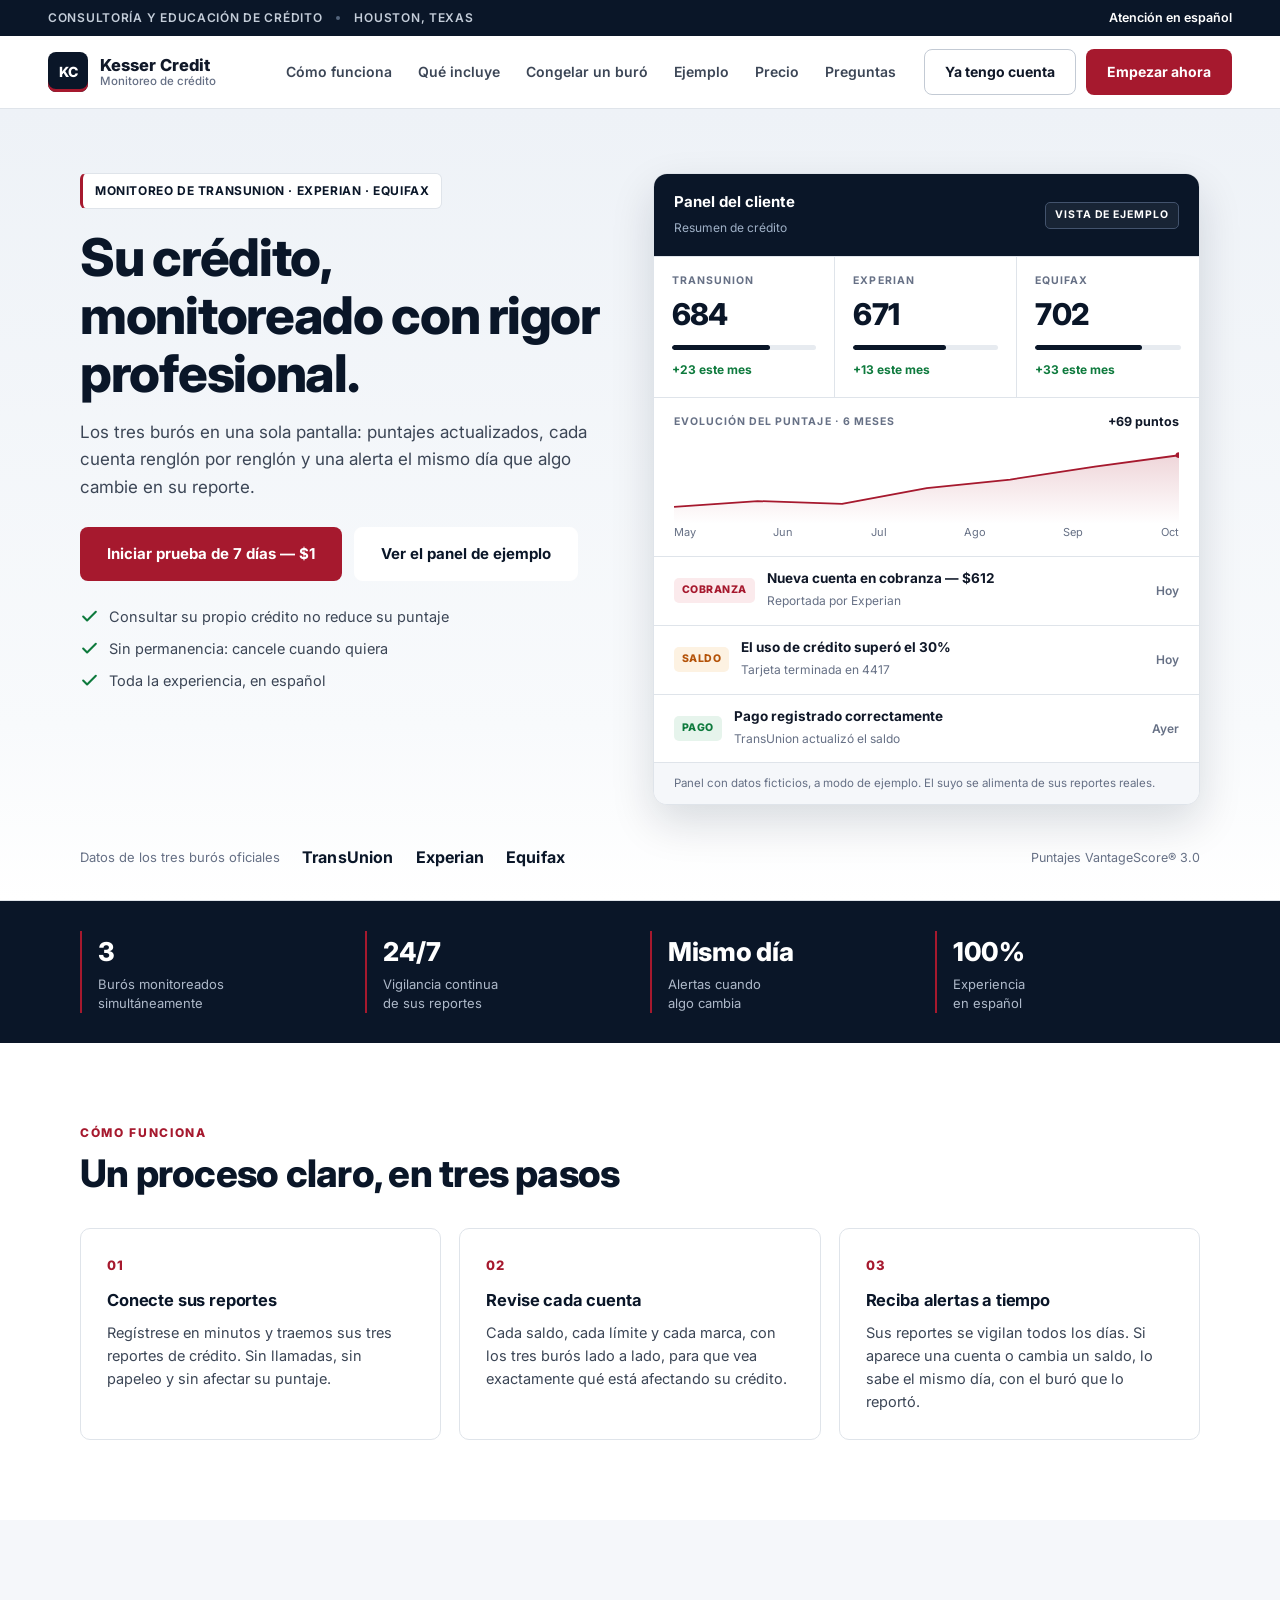
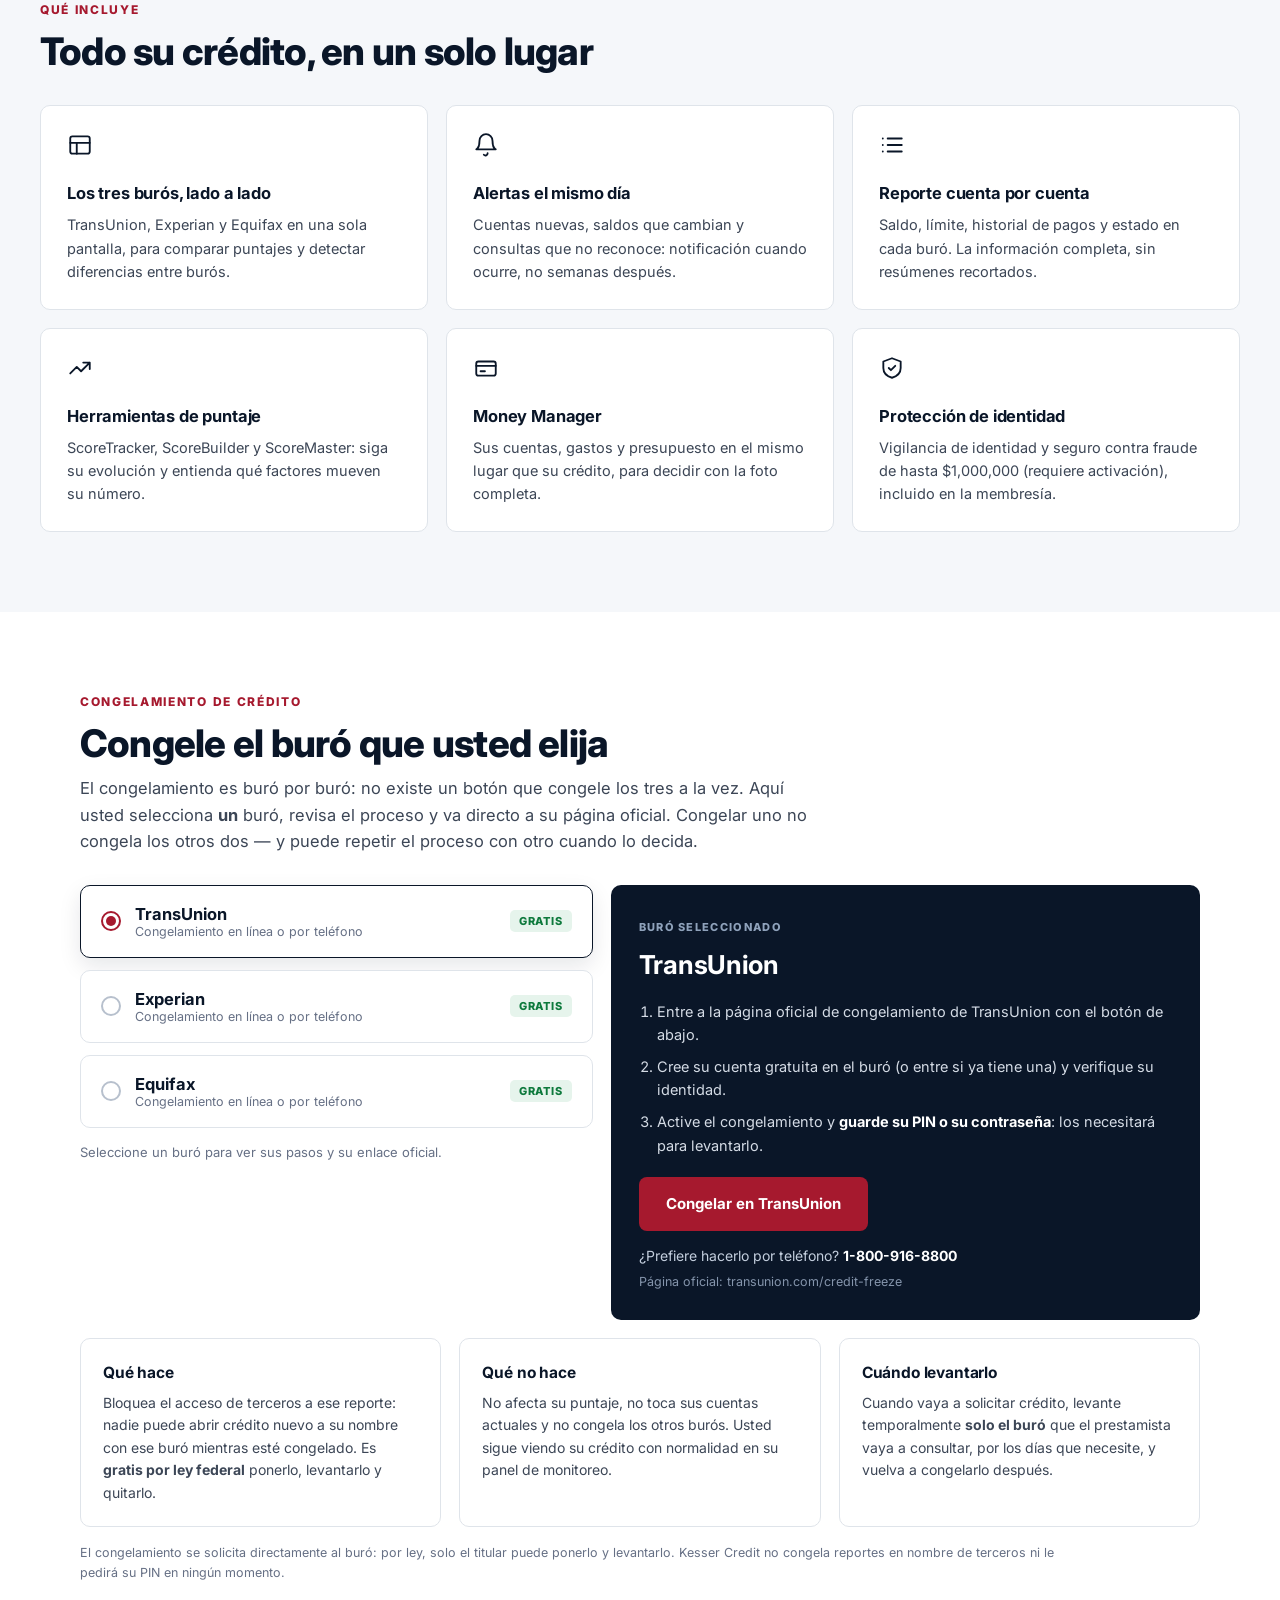
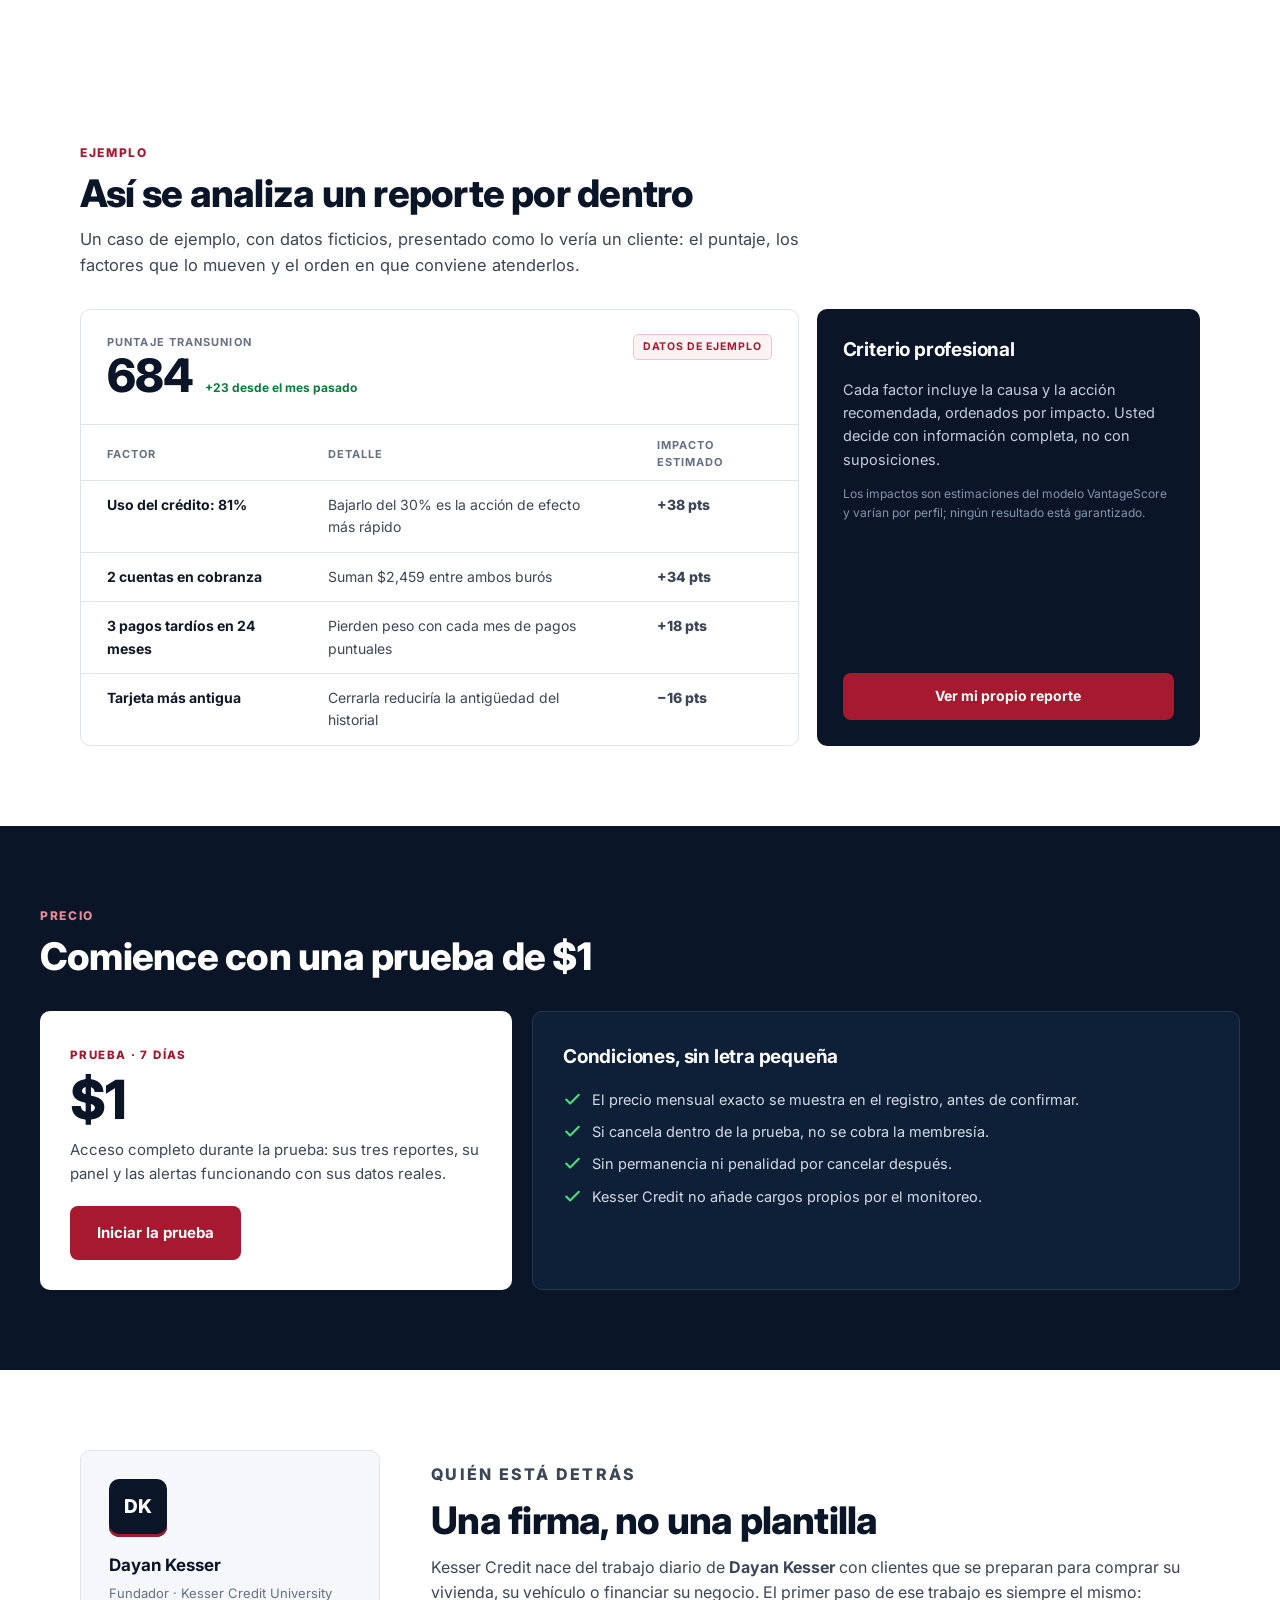
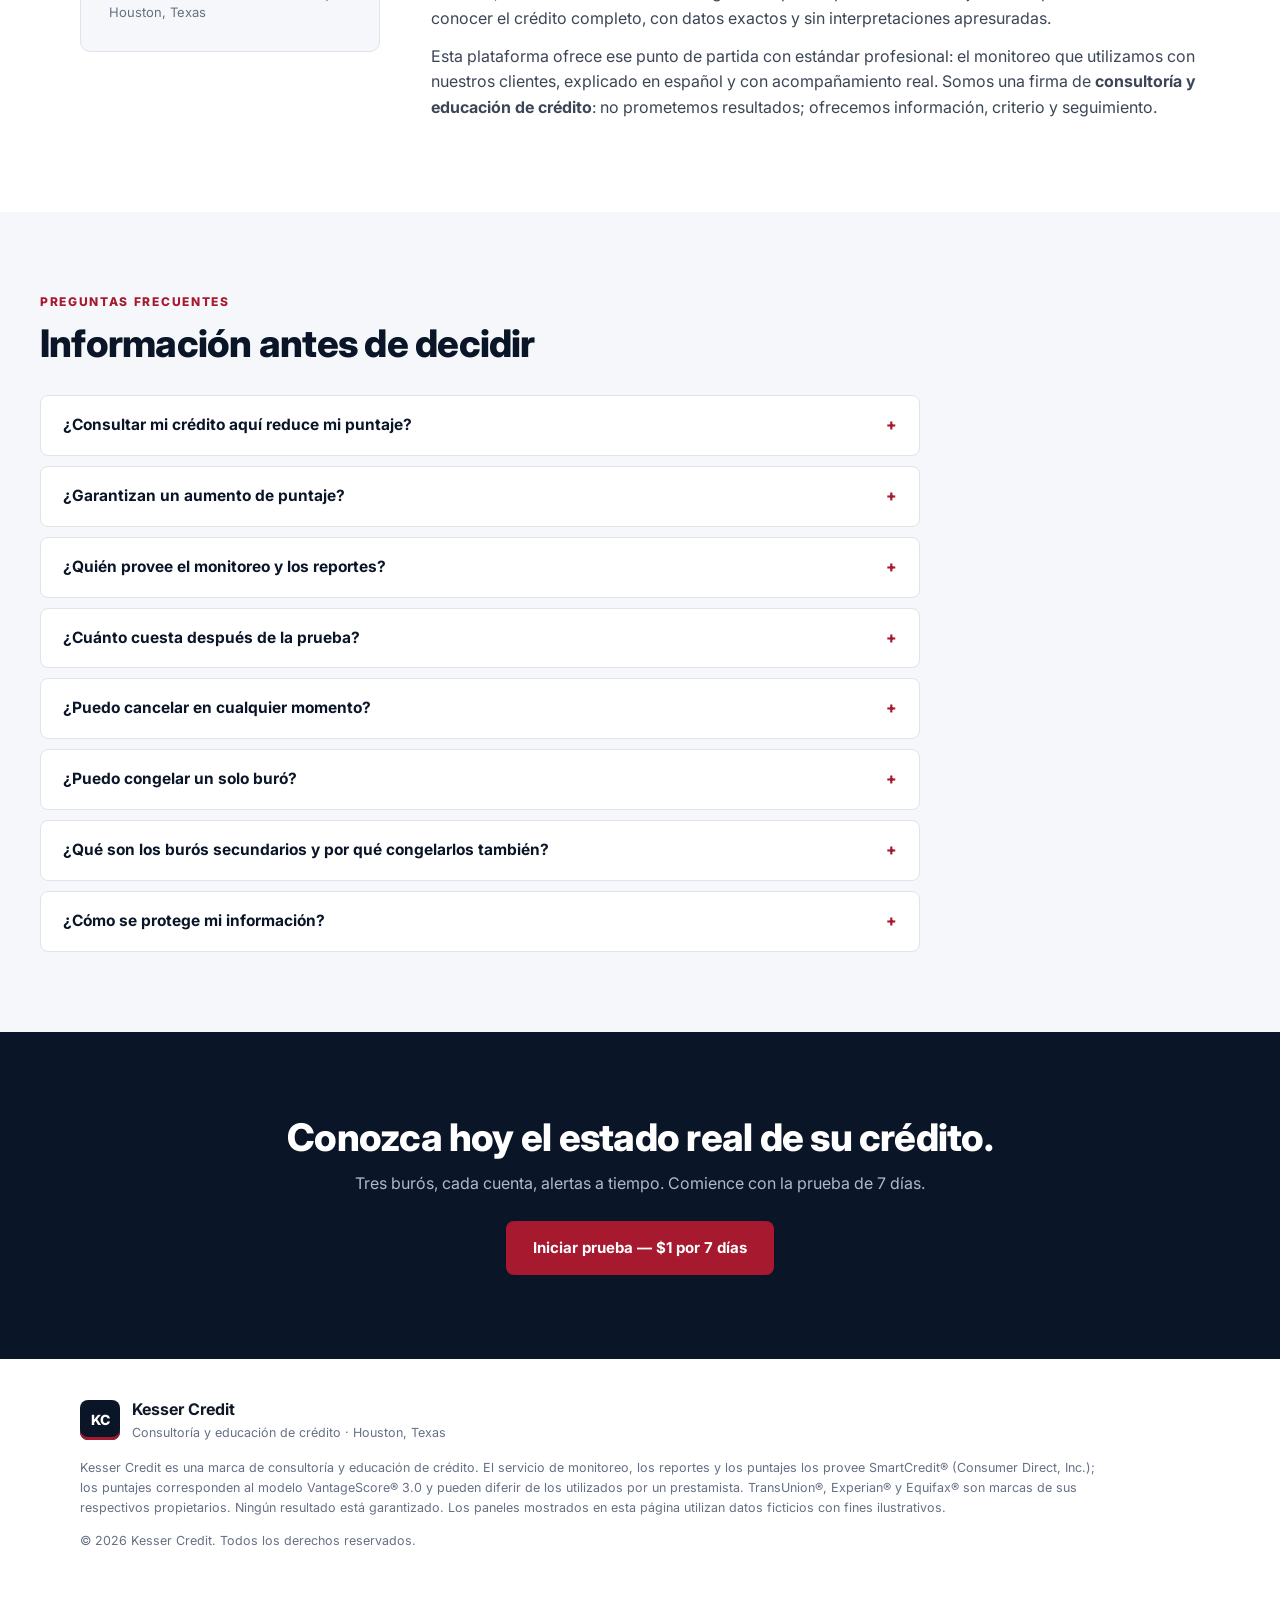
<file: index.html>
<!doctype html>
<html lang="es">
<head>
<meta charset="utf-8">
<meta name="viewport" content="width=device-width, initial-scale=1">
<title>Kesser Credit — Monitoreo de crédito de los tres burós</title>
<meta name="description" content="Monitoreo profesional de crédito de TransUnion, Experian y Equifax: puntajes, reportes cuenta por cuenta y alertas el mismo día. Prueba de 7 días por $1.">
<link rel="canonical" href="https://kessercredit.com/">
<meta name="theme-color" content="#0a1628">
<meta name="robots" content="index, follow">
<link rel="icon" href="/favicon.svg" type="image/svg+xml">
<meta property="og:type" content="website">
<meta property="og:site_name" content="Kesser Credit">
<meta property="og:locale" content="es_US">
<meta property="og:url" content="https://kessercredit.com/">
<meta property="og:title" content="Kesser Credit — Monitoreo de crédito de los tres burós">
<meta property="og:description" content="Puntajes, reportes cuenta por cuenta y alertas el mismo día. Prueba de 7 días por $1.">
<link rel="preconnect" href="https://fonts.googleapis.com">
<link rel="preconnect" href="https://fonts.gstatic.com" crossorigin>
<link href="https://fonts.googleapis.com/css2?family=Inter:wght@400;500;600;700;800&display=swap" rel="stylesheet">
<link rel="stylesheet" href="/styles.css?v=20261023c">
</head>
<body>

<div class="strip">
  <span>Consultoría y educación de crédito</span>
  <span class="strip__sep"></span>
  <span>Houston, Texas</span>
  <span class="strip__right">Atención en español</span>
</div>

<header class="top">
  <a class="brand" href="#inicio" aria-label="Kesser Credit — inicio">
    <span class="brand__mark">KC</span>
    <span class="brand__name">Kesser Credit<small>Monitoreo de crédito</small></span>
  </a>
  <nav class="nav" aria-label="Principal">
    <a href="#como-funciona">Cómo funciona</a>
    <a href="#que-incluye">Qué incluye</a>
    <a href="#congelar">Congelar un buró</a>
    <a href="#ejemplo">Ejemplo</a>
    <a href="#precio">Precio</a>
    <a href="#preguntas">Preguntas</a>
  </nav>
  <div class="top__cta">
    <a class="btn btn--outline" href="/entrar/">Ya tengo cuenta</a>
    <a class="btn btn--primary" href="https://www.smartcredit.com/join/?pid=13490" rel="noopener">Empezar ahora</a>
  </div>
</header>

<main id="inicio">

  <!-- ============ HERO ============ -->
  <section class="hero">
    <div class="hero__inner">
      <div class="hero__copy">
        <p class="badge">Monitoreo de TransUnion · Experian · Equifax</p>
        <h1>Su crédito, monitoreado con rigor profesional.</h1>
        <p class="hero__sub">Los tres burós en una sola pantalla: puntajes actualizados, cada cuenta renglón por renglón y una alerta el mismo día que algo cambie en su reporte.</p>
        <div class="hero__cta">
          <a class="btn btn--primary btn--lg" href="https://www.smartcredit.com/join/?pid=13490" rel="noopener">Iniciar prueba de 7 días — $1</a>
          <a class="btn btn--white btn--lg" href="#ejemplo">Ver el panel de ejemplo</a>
        </div>
        <ul class="checks">
          <li><svg viewBox="0 0 24 24"><path d="M20 6L9 17l-5-5"/></svg>Consultar su propio crédito no reduce su puntaje</li>
          <li><svg viewBox="0 0 24 24"><path d="M20 6L9 17l-5-5"/></svg>Sin permanencia: cancele cuando quiera</li>
          <li><svg viewBox="0 0 24 24"><path d="M20 6L9 17l-5-5"/></svg>Toda la experiencia, en español</li>
        </ul>
      </div>

      <figure class="panel" aria-label="Panel de ejemplo">
        <div class="panel__head">
          <div><strong>Panel del cliente</strong><small>Resumen de crédito</small></div>
          <span class="tag">Vista de ejemplo</span>
        </div>
        <div class="panel__scores">
          <div class="pscore"><small>TRANSUNION</small><strong>684</strong><div class="meter"><i style="width:68%"></i></div><span class="delta up">+23 este mes</span></div>
          <div class="pscore"><small>EXPERIAN</small><strong>671</strong><div class="meter"><i style="width:64%"></i></div><span class="delta up">+13 este mes</span></div>
          <div class="pscore"><small>EQUIFAX</small><strong>702</strong><div class="meter"><i style="width:73%"></i></div><span class="delta up">+33 este mes</span></div>
        </div>
        <div class="panel__chart">
          <div class="panel__chart-head"><small>EVOLUCIÓN DEL PUNTAJE · 6 MESES</small><span class="up">+69 puntos</span></div>
          <svg viewBox="0 0 520 120" preserveAspectRatio="none" aria-hidden="true">
            <defs><linearGradient id="fill" x1="0" y1="0" x2="0" y2="1"><stop offset="0" stop-color="#a6192e" stop-opacity=".18"/><stop offset="1" stop-color="#a6192e" stop-opacity="0"/></linearGradient></defs>
            <path d="M0,96 L86,88 L173,92 L260,70 L346,58 L433,40 L520,24 L520,120 L0,120 Z" fill="url(#fill)"/>
            <path d="M0,96 L86,88 L173,92 L260,70 L346,58 L433,40 L520,24" fill="none" stroke="#a6192e" stroke-width="2.5"/>
            <circle cx="520" cy="24" r="4" fill="#a6192e"/>
          </svg>
          <div class="panel__months"><span>May</span><span>Jun</span><span>Jul</span><span>Ago</span><span>Sep</span><span>Oct</span></div>
        </div>
        <ul class="panel__rows">
          <li><span class="chip chip--bad">Cobranza</span><p><strong>Nueva cuenta en cobranza — $612</strong><small>Reportada por Experian</small></p><time>Hoy</time></li>
          <li><span class="chip chip--warn">Saldo</span><p><strong>El uso de crédito superó el 30%</strong><small>Tarjeta terminada en 4417</small></p><time>Hoy</time></li>
          <li><span class="chip chip--ok">Pago</span><p><strong>Pago registrado correctamente</strong><small>TransUnion actualizó el saldo</small></p><time>Ayer</time></li>
        </ul>
        <figcaption>Panel con datos ficticios, a modo de ejemplo. El suyo se alimenta de sus reportes reales.</figcaption>
      </figure>
    </div>
    <div class="datasrc">
      <span>Datos de los tres burós oficiales</span>
      <strong>TransUnion</strong><strong>Experian</strong><strong>Equifax</strong>
      <span class="datasrc__note">Puntajes VantageScore® 3.0</span>
    </div>
  </section>

  <!-- ============ INDICADORES ============ -->
  <section class="band">
    <div class="band__inner">
      <div><strong>3</strong><span>Burós monitoreados<br>simultáneamente</span></div>
      <div><strong>24/7</strong><span>Vigilancia continua<br>de sus reportes</span></div>
      <div><strong>Mismo día</strong><span>Alertas cuando<br>algo cambia</span></div>
      <div><strong>100%</strong><span>Experiencia<br>en español</span></div>
    </div>
  </section>

  <!-- ============ CÓMO FUNCIONA ============ -->
  <section class="section" id="como-funciona">
    <p class="kicker">Cómo funciona</p>
    <h2>Un proceso claro, en tres pasos</h2>
    <div class="steps">
      <article><span class="stepnum">01</span><h3>Conecte sus reportes</h3><p>Regístrese en minutos y traemos sus tres reportes de crédito. Sin llamadas, sin papeleo y sin afectar su puntaje.</p></article>
      <article><span class="stepnum">02</span><h3>Revise cada cuenta</h3><p>Cada saldo, cada límite y cada marca, con los tres burós lado a lado, para que vea exactamente qué está afectando su crédito.</p></article>
      <article><span class="stepnum">03</span><h3>Reciba alertas a tiempo</h3><p>Sus reportes se vigilan todos los días. Si aparece una cuenta o cambia un saldo, lo sabe el mismo día, con el buró que lo reportó.</p></article>
    </div>
  </section>

  <!-- ============ QUÉ INCLUYE ============ -->
  <section class="section section--tint" id="que-incluye">
    <p class="kicker">Qué incluye</p>
    <h2>Todo su crédito, en un solo lugar</h2>
    <div class="grid">
      <article><svg viewBox="0 0 24 24"><rect x="3" y="4" width="18" height="16" rx="2"/><path d="M3 10h18M9 10v10"/></svg><h3>Los tres burós, lado a lado</h3><p>TransUnion, Experian y Equifax en una sola pantalla, para comparar puntajes y detectar diferencias entre burós.</p></article>
      <article><svg viewBox="0 0 24 24"><path d="M18 8a6 6 0 10-12 0c0 7-3 8-3 8h18s-3-1-3-8M10 21a2 2 0 003.5-1.4"/></svg><h3>Alertas el mismo día</h3><p>Cuentas nuevas, saldos que cambian y consultas que no reconoce: notificación cuando ocurre, no semanas después.</p></article>
      <article><svg viewBox="0 0 24 24"><path d="M8 6h13M8 12h13M8 18h13M3.5 6h.01M3.5 12h.01M3.5 18h.01"/></svg><h3>Reporte cuenta por cuenta</h3><p>Saldo, límite, historial de pagos y estado en cada buró. La información completa, sin resúmenes recortados.</p></article>
      <article><svg viewBox="0 0 24 24"><path d="M3 17l6-6 4 4 8-8M15 7h6v6"/></svg><h3>Herramientas de puntaje</h3><p>ScoreTracker, ScoreBuilder y ScoreMaster: siga su evolución y entienda qué factores mueven su número.</p></article>
      <article><svg viewBox="0 0 24 24"><rect x="3" y="6" width="18" height="13" rx="2"/><path d="M3 10h18M7 15h4"/></svg><h3>Money Manager</h3><p>Sus cuentas, gastos y presupuesto en el mismo lugar que su crédito, para decidir con la foto completa.</p></article>
      <article><svg viewBox="0 0 24 24"><path d="M12 3l8 3v6c0 4.5-3.2 7.6-8 9-4.8-1.4-8-4.5-8-9V6z"/><path d="M9 12l2 2 4-4"/></svg><h3>Protección de identidad</h3><p>Vigilancia de identidad y seguro contra fraude de hasta $1,000,000 (requiere activación), incluido en la membresía.</p></article>
    </div>
  </section>

  <!-- ============ CONGELAR UN BURÓ ============ -->
  <section class="section" id="congelar">
    <p class="kicker">Congelamiento de crédito</p>
    <h2>Congele el buró que usted elija</h2>
    <p class="lead">El congelamiento es buró por buró: no existe un botón que congele los tres a la vez. Aquí usted selecciona <strong>un</strong> buró, revisa el proceso y va directo a su página oficial. Congelar uno no congela los otros dos — y puede repetir el proceso con otro cuando lo decida.</p>

    <div class="freeze">
      <div class="freeze__picker" role="radiogroup" aria-label="Seleccione el buró que desea congelar">
        <button type="button" class="bureau is-active" data-bureau="transunion" role="radio" aria-checked="true">
          <span class="bureau__radio"></span>
          <span class="bureau__info"><strong>TransUnion</strong><small>Congelamiento en línea o por teléfono</small></span>
          <span class="bureau__free">Gratis</span>
        </button>
        <button type="button" class="bureau" data-bureau="experian" role="radio" aria-checked="false">
          <span class="bureau__radio"></span>
          <span class="bureau__info"><strong>Experian</strong><small>Congelamiento en línea o por teléfono</small></span>
          <span class="bureau__free">Gratis</span>
        </button>
        <button type="button" class="bureau" data-bureau="equifax" role="radio" aria-checked="false">
          <span class="bureau__radio"></span>
          <span class="bureau__info"><strong>Equifax</strong><small>Congelamiento en línea o por teléfono</small></span>
          <span class="bureau__free">Gratis</span>
        </button>
        <p class="freeze__hint">Seleccione un buró para ver sus pasos y su enlace oficial.</p>
      </div>

      <div class="freeze__detail">
        <small class="freeze__label">Buró seleccionado</small>
        <h3 id="fr-name">TransUnion</h3>
        <ol class="freeze__steps">
          <li>Entre a la página oficial de congelamiento de <span class="fr-bname">TransUnion</span> con el botón de abajo.</li>
          <li>Cree su cuenta gratuita en el buró (o entre si ya tiene una) y verifique su identidad.</li>
          <li>Active el congelamiento y <strong>guarde su PIN o su contraseña</strong>: los necesitará para levantarlo.</li>
        </ol>
        <a class="btn btn--primary btn--lg" id="fr-cta" href="https://www.transunion.com/credit-freeze" target="_blank" rel="noopener">Congelar en TransUnion</a>
        <p class="freeze__alt">¿Prefiere hacerlo por teléfono? <strong id="fr-phone">1-800-916-8800</strong></p>
        <p class="freeze__url">Página oficial: <span id="fr-url">transunion.com/credit-freeze</span></p>
      </div>
    </div>

    <div class="freeze__facts">
      <article><h3>Qué hace</h3><p>Bloquea el acceso de terceros a ese reporte: nadie puede abrir crédito nuevo a su nombre con ese buró mientras esté congelado. Es <strong>gratis por ley federal</strong> ponerlo, levantarlo y quitarlo.</p></article>
      <article><h3>Qué no hace</h3><p>No afecta su puntaje, no toca sus cuentas actuales y no congela los otros burós. Usted sigue viendo su crédito con normalidad en su panel de monitoreo.</p></article>
      <article><h3>Cuándo levantarlo</h3><p>Cuando vaya a solicitar crédito, levante temporalmente <strong>solo el buró</strong> que el prestamista vaya a consultar, por los días que necesite, y vuelva a congelarlo después.</p></article>
    </div>
    <p class="freeze__legal">El congelamiento se solicita directamente al buró: por ley, solo el titular puede ponerlo y levantarlo. Kesser Credit no congela reportes en nombre de terceros ni le pedirá su PIN en ningún momento.</p>
  </section>

  <!-- ============ EJEMPLO ============ -->
  <section class="section" id="ejemplo">
    <p class="kicker">Ejemplo</p>
    <h2>Así se analiza un reporte por dentro</h2>
    <p class="lead">Un caso de ejemplo, con datos ficticios, presentado como lo vería un cliente: el puntaje, los factores que lo mueven y el orden en que conviene atenderlos.</p>
    <div class="demo">
      <div class="demo__main">
        <div class="demo__top">
          <div><small>PUNTAJE TRANSUNION</small><strong>684</strong><span class="delta up">+23 desde el mes pasado</span></div>
          <span class="tag">Datos de ejemplo</span>
        </div>
        <table class="factors">
          <thead><tr><th>Factor</th><th>Detalle</th><th>Impacto estimado</th></tr></thead>
          <tbody>
            <tr><td><strong>Uso del crédito: 81%</strong></td><td>Bajarlo del 30% es la acción de efecto más rápido</td><td class="gain">+38 pts</td></tr>
            <tr><td><strong>2 cuentas en cobranza</strong></td><td>Suman $2,459 entre ambos burós</td><td class="gain">+34 pts</td></tr>
            <tr><td><strong>3 pagos tardíos en 24 meses</strong></td><td>Pierden peso con cada mes de pagos puntuales</td><td class="gain">+18 pts</td></tr>
            <tr><td><strong>Tarjeta más antigua</strong></td><td>Cerrarla reduciría la antigüedad del historial</td><td class="risk">−16 pts</td></tr>
          </tbody>
        </table>
      </div>
      <aside class="demo__side">
        <h3>Criterio profesional</h3>
        <p>Cada factor incluye la causa y la acción recomendada, ordenados por impacto. Usted decide con información completa, no con suposiciones.</p>
        <p class="demo__note">Los impactos son estimaciones del modelo VantageScore y varían por perfil; ningún resultado está garantizado.</p>
        <a class="btn btn--primary" href="https://www.smartcredit.com/join/?pid=13490" rel="noopener">Ver mi propio reporte</a>
      </aside>
    </div>
  </section>

  <!-- ============ PRECIO ============ -->
  <section class="section section--navy" id="precio">
    <p class="kicker kicker--light">Precio</p>
    <h2>Comience con una prueba de $1</h2>
    <div class="price">
      <div class="price__main">
        <small>PRUEBA · 7 DÍAS</small>
        <strong>$1</strong>
        <p>Acceso completo durante la prueba: sus tres reportes, su panel y las alertas funcionando con sus datos reales.</p>
        <a class="btn btn--primary btn--lg" href="https://www.smartcredit.com/join/?pid=13490" rel="noopener">Iniciar la prueba</a>
      </div>
      <div class="price__detail">
        <h3>Condiciones, sin letra pequeña</h3>
        <ul class="checks checks--light">
          <li><svg viewBox="0 0 24 24"><path d="M20 6L9 17l-5-5"/></svg>El precio mensual exacto se muestra en el registro, antes de confirmar.</li>
          <li><svg viewBox="0 0 24 24"><path d="M20 6L9 17l-5-5"/></svg>Si cancela dentro de la prueba, no se cobra la membresía.</li>
          <li><svg viewBox="0 0 24 24"><path d="M20 6L9 17l-5-5"/></svg>Sin permanencia ni penalidad por cancelar después.</li>
          <li><svg viewBox="0 0 24 24"><path d="M20 6L9 17l-5-5"/></svg>Kesser Credit no añade cargos propios por el monitoreo.</li>
        </ul>
      </div>
    </div>
  </section>

  <!-- ============ QUIÉN ESTÁ DETRÁS ============ -->
  <section class="section" id="detras">
    <div class="about">
      <div class="about__card">
        <span class="about__mono">DK</span>
        <strong>Dayan Kesser</strong>
        <small>Fundador · Kesser Credit University<br>Houston, Texas</small>
      </div>
      <div class="about__text">
        <p class="kicker">Quién está detrás</p>
        <h2>Una firma, no una plantilla</h2>
        <p>Kesser Credit nace del trabajo diario de <strong>Dayan Kesser</strong> con clientes que se preparan para comprar su vivienda, su vehículo o financiar su negocio. El primer paso de ese trabajo es siempre el mismo: conocer el crédito completo, con datos exactos y sin interpretaciones apresuradas.</p>
        <p>Esta plataforma ofrece ese punto de partida con estándar profesional: el monitoreo que utilizamos con nuestros clientes, explicado en español y con acompañamiento real. Somos una firma de <strong>consultoría y educación de crédito</strong>: no prometemos resultados; ofrecemos información, criterio y seguimiento.</p>
      </div>
    </div>
  </section>

  <!-- ============ FAQ ============ -->
  <section class="section section--tint" id="preguntas">
    <p class="kicker">Preguntas frecuentes</p>
    <h2>Información antes de decidir</h2>
    <div class="faq">
      <details><summary>¿Consultar mi crédito aquí reduce mi puntaje?</summary><p>No. Cuando usted consulta su propio crédito se registra una «consulta suave», que no afecta el puntaje. Las consultas que pueden afectar son las «duras», realizadas por una entidad cuando usted solicita crédito.</p></details>
      <details><summary>¿Garantizan un aumento de puntaje?</summary><p>No. La ley prohíbe garantizar resultados y usted debe desconfiar de quien lo prometa. Lo que ofrecemos es información completa y actualizada de los tres burós, con herramientas para actuar sobre datos reales.</p></details>
      <details><summary>¿Quién provee el monitoreo y los reportes?</summary><p>El monitoreo, los reportes y las herramientas los provee <strong>SmartCredit®</strong> mediante nuestro enlace oficial de socio. El registro y el cobro de la membresía los realiza SmartCredit®, con sus términos y su precio visibles antes de que usted confirme.</p></details>
      <details><summary>¿Cuánto cuesta después de la prueba?</summary><p>La prueba dura 7 días y cuesta $1. Después continúa una membresía mensual cuyo precio exacto aparece en la página de registro, antes de confirmar el cargo.</p></details>
      <details><summary>¿Puedo cancelar en cualquier momento?</summary><p>Sí, desde su propia cuenta, sin permanencia y sin penalidad.</p></details>
      <details><summary>¿Puedo congelar un solo buró?</summary><p>Sí. El congelamiento siempre es buró por buró: usted elige cuál congelar y lo solicita en la página oficial de ese buró, gratis. En la sección «Congele el buró que usted elija» de esta página encontrará los enlaces oficiales y el teléfono de cada uno.</p></details>
      <details><summary>¿Qué son los burós secundarios y por qué congelarlos también?</summary><p>Son agencias especializadas que las empresas consultan fuera de los tres burós principales: Innovis (crédito), LexisNexis y SageStream (riesgo e identidad), CoreLogic Teletrack y Clarity Services (crédito alternativo). Un estafador puede mover su identidad por estos archivos sin tocar su crédito principal; congelarlos cierra también esas puertas. Son parte de la protección completa de su identidad.</p></details>
      <details><summary>¿Cómo se protege mi información?</summary><p>El registro se realiza directamente en la plataforma del proveedor, con conexión cifrada. Kesser Credit nunca solicita su número de Seguro Social ni sus contraseñas por esta página, por WhatsApp ni por correo electrónico.</p></details>
    </div>
  </section>

  <!-- ============ CTA FINAL ============ -->
  <section class="final">
    <h2>Conozca hoy el estado real de su crédito.</h2>
    <p>Tres burós, cada cuenta, alertas a tiempo. Comience con la prueba de 7 días.</p>
    <a class="btn btn--primary btn--lg" href="https://www.smartcredit.com/join/?pid=13490" rel="noopener">Iniciar prueba — $1 por 7 días</a>
  </section>

</main>

<footer class="footer">
  <div class="footer__brand">
    <span class="brand__mark">KC</span>
    <div><strong>Kesser Credit</strong><small>Consultoría y educación de crédito · Houston, Texas</small></div>
  </div>
  <p class="footer__legal">Kesser Credit es una marca de consultoría y educación de crédito. El servicio de monitoreo, los reportes y los puntajes los provee SmartCredit® (Consumer Direct, Inc.); los puntajes corresponden al modelo VantageScore® 3.0 y pueden diferir de los utilizados por un prestamista. TransUnion®, Experian® y Equifax® son marcas de sus respectivos propietarios. Ningún resultado está garantizado. Los paneles mostrados en esta página utilizan datos ficticios con fines ilustrativos.</p>
  <p class="footer__copy">© 2026 Kesser Credit. Todos los derechos reservados.</p>
</footer>

<script>
(function(){
  var DATA = {
    transunion: { name: "TransUnion", url: "https://www.transunion.com/credit-freeze", urlText: "transunion.com/credit-freeze", phone: "1-800-916-8800" },
    experian:   { name: "Experian",   url: "https://www.experian.com/freeze/center.html", urlText: "experian.com/freeze/center.html", phone: "1-888-397-3742" },
    equifax:    { name: "Equifax",    url: "https://www.equifax.com/personal/credit-report-services/credit-freeze/", urlText: "equifax.com/personal/credit-report-services/credit-freeze", phone: "1-888-298-0045" }
  };
  var buttons = document.querySelectorAll("#congelar .bureau");
  var nameEl = document.getElementById("fr-name");
  var cta = document.getElementById("fr-cta");
  var phone = document.getElementById("fr-phone");
  var urlEl = document.getElementById("fr-url");
  var bnames = document.querySelectorAll(".fr-bname");
  buttons.forEach(function(btn){
    btn.addEventListener("click", function(){
      buttons.forEach(function(b){ b.classList.remove("is-active"); b.setAttribute("aria-checked","false"); });
      btn.classList.add("is-active"); btn.setAttribute("aria-checked","true");
      var d = DATA[btn.getAttribute("data-bureau")];
      nameEl.textContent = d.name;
      cta.textContent = "Congelar en " + d.name;
      cta.setAttribute("href", d.url);
      phone.textContent = d.phone;
      urlEl.textContent = d.urlText;
      bnames.forEach(function(s){ s.textContent = d.name; });
    });
  });
})();
</script>

</body>
</html>
</file>
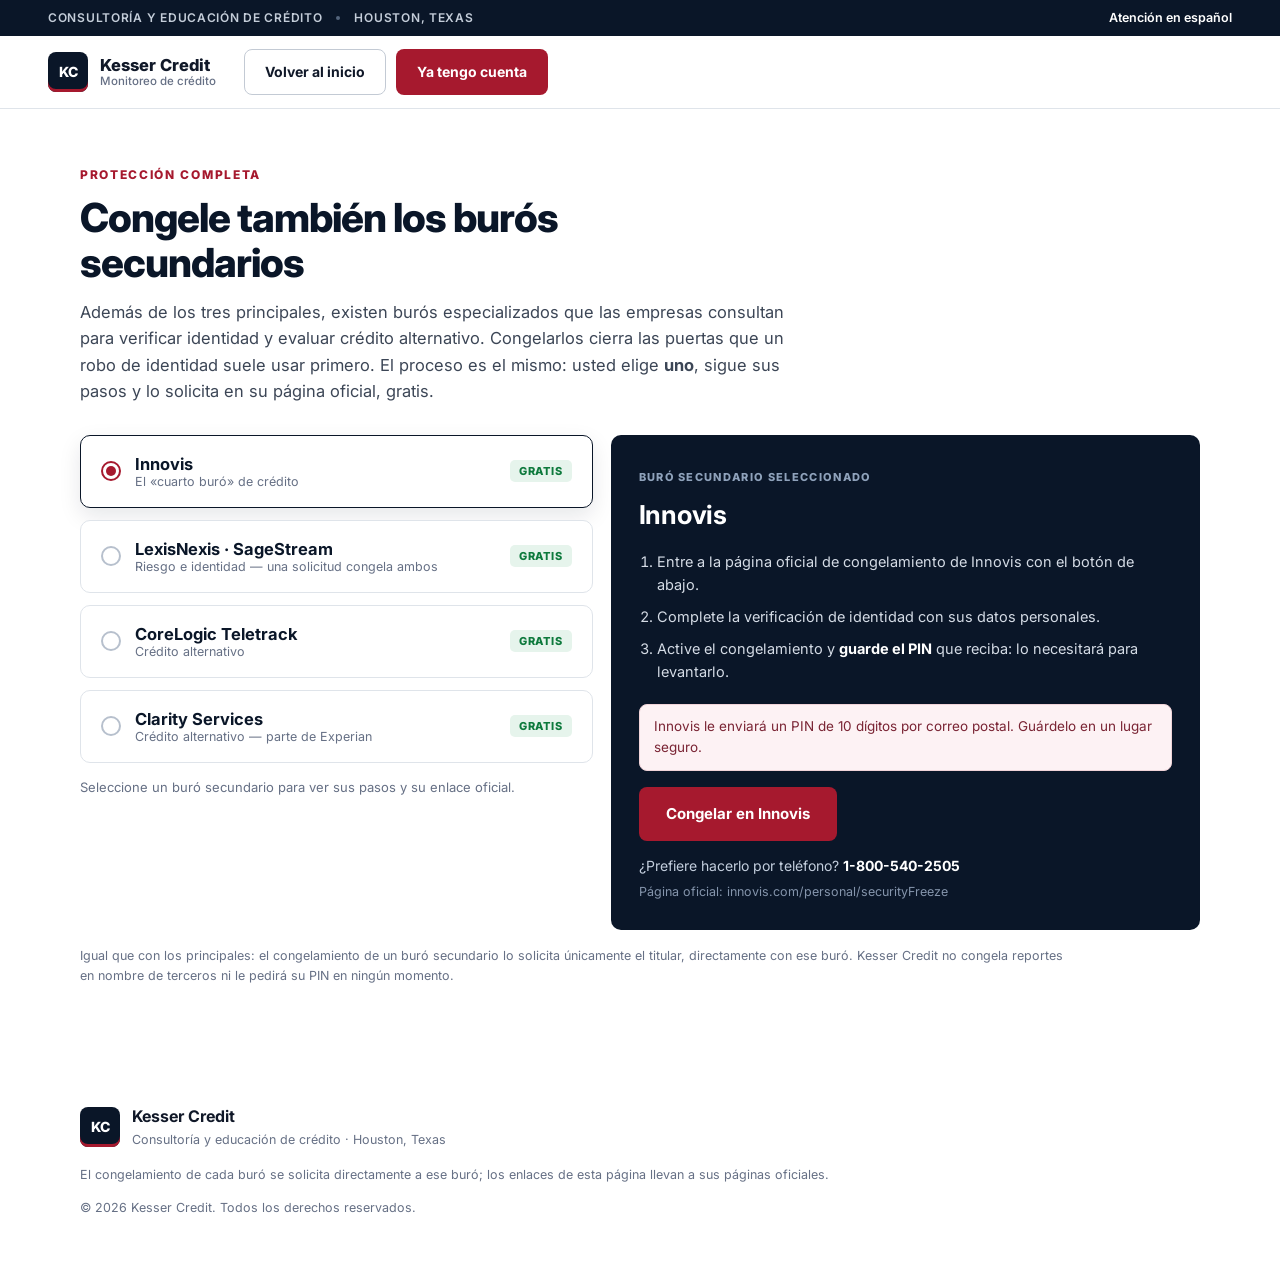
<file: buros-secundarios/index.html>
<!doctype html>
<html lang="es">
<head>
<meta charset="utf-8">
<meta name="viewport" content="width=device-width, initial-scale=1">
<title>Burós secundarios — Kesser Credit</title>
<meta name="description" content="Congele también los burós secundarios: Innovis, LexisNexis y SageStream, CoreLogic Teletrack y Clarity Services. Enlaces y teléfonos oficiales, gratis.">
<link rel="canonical" href="https://kessercredit.com/buros-secundarios/">
<meta name="theme-color" content="#0a1628">
<meta name="robots" content="index, follow">
<link rel="icon" href="/favicon.svg" type="image/svg+xml">
<link rel="preconnect" href="https://fonts.googleapis.com">
<link rel="preconnect" href="https://fonts.gstatic.com" crossorigin>
<link href="https://fonts.googleapis.com/css2?family=Inter:wght@400;500;600;700;800&display=swap" rel="stylesheet">
<link rel="stylesheet" href="/styles.css?v=20261023c">
</head>
<body>

<div class="strip">
  <span>Consultoría y educación de crédito</span>
  <span class="strip__sep"></span>
  <span>Houston, Texas</span>
  <span class="strip__right">Atención en español</span>
</div>

<header class="top">
  <a class="brand" href="/" aria-label="Kesser Credit — inicio">
    <span class="brand__mark">KC</span>
    <span class="brand__name">Kesser Credit<small>Monitoreo de crédito</small></span>
  </a>
  <div class="top__cta">
    <a class="btn btn--outline" href="/">Volver al inicio</a>
    <a class="btn btn--primary" href="/entrar/">Ya tengo cuenta</a>
  </div>
</header>

<main>
  <!-- ============ BURÓS SECUNDARIOS ============ -->
  <section class="section page-sec" id="secundarios">
    <p class="kicker">Protección completa</p>
    <h1 class="page-title">Congele también los burós secundarios</h1>
    <p class="lead">Además de los tres principales, existen burós especializados que las empresas consultan para verificar identidad y evaluar crédito alternativo. Congelarlos cierra las puertas que un robo de identidad suele usar primero. El proceso es el mismo: usted elige <strong>uno</strong>, sigue sus pasos y lo solicita en su página oficial, gratis.</p>

    <div class="freeze">
      <div class="freeze__picker" role="radiogroup" aria-label="Seleccione el buró secundario que desea congelar">
        <button type="button" class="bureau s-bureau is-active" data-sbureau="innovis" role="radio" aria-checked="true">
          <span class="bureau__radio"></span>
          <span class="bureau__info"><strong>Innovis</strong><small>El «cuarto buró» de crédito</small></span>
          <span class="bureau__free">Gratis</span>
        </button>
        <button type="button" class="bureau s-bureau" data-sbureau="lexisnexis" role="radio" aria-checked="false">
          <span class="bureau__radio"></span>
          <span class="bureau__info"><strong>LexisNexis · SageStream</strong><small>Riesgo e identidad — una solicitud congela ambos</small></span>
          <span class="bureau__free">Gratis</span>
        </button>
        <button type="button" class="bureau s-bureau" data-sbureau="teletrack" role="radio" aria-checked="false">
          <span class="bureau__radio"></span>
          <span class="bureau__info"><strong>CoreLogic Teletrack</strong><small>Crédito alternativo</small></span>
          <span class="bureau__free">Gratis</span>
        </button>
        <button type="button" class="bureau s-bureau" data-sbureau="clarity" role="radio" aria-checked="false">
          <span class="bureau__radio"></span>
          <span class="bureau__info"><strong>Clarity Services</strong><small>Crédito alternativo — parte de Experian</small></span>
          <span class="bureau__free">Gratis</span>
        </button>
        <p class="freeze__hint">Seleccione un buró secundario para ver sus pasos y su enlace oficial.</p>
      </div>

      <div class="freeze__detail">
        <small class="freeze__label">Buró secundario seleccionado</small>
        <h3 id="sec-name">Innovis</h3>
        <ol class="freeze__steps">
          <li>Entre a la página oficial de congelamiento de <span class="sec-bname">Innovis</span> con el botón de abajo.</li>
          <li>Complete la verificación de identidad con sus datos personales.</li>
          <li>Active el congelamiento y <strong>guarde el PIN</strong> que reciba: lo necesitará para levantarlo.</li>
        </ol>
        <p class="freeze__note" id="sec-note">Innovis le enviará un PIN de 10 dígitos por correo postal. Guárdelo en un lugar seguro.</p>
        <a class="btn btn--primary btn--lg" id="sec-cta" href="https://www.innovis.com/personal/securityFreeze" target="_blank" rel="noopener">Congelar en Innovis</a>
        <p class="freeze__alt" id="sec-phone-row">¿Prefiere hacerlo por teléfono? <strong id="sec-phone">1-800-540-2505</strong></p>
        <p class="freeze__url">Página oficial: <span id="sec-url">innovis.com/personal/securityFreeze</span></p>
      </div>
    </div>
    <p class="freeze__legal">Igual que con los principales: el congelamiento de un buró secundario lo solicita únicamente el titular, directamente con ese buró. Kesser Credit no congela reportes en nombre de terceros ni le pedirá su PIN en ningún momento.</p>
  </section>
</main>

<footer class="footer">
  <div class="footer__brand">
    <span class="brand__mark">KC</span>
    <div><strong>Kesser Credit</strong><small>Consultoría y educación de crédito · Houston, Texas</small></div>
  </div>
  <p class="footer__legal">El congelamiento de cada buró se solicita directamente a ese buró; los enlaces de esta página llevan a sus páginas oficiales.</p>
  <p class="footer__copy">© 2026 Kesser Credit. Todos los derechos reservados.</p>
</footer>

<script>
(function(){
  var SDATA = {
    innovis:     { name: "Innovis", url: "https://www.innovis.com/personal/securityFreeze", urlText: "innovis.com/personal/securityFreeze", phone: "1-800-540-2505", note: "Innovis le enviará un PIN de 10 dígitos por correo postal. Guárdelo en un lugar seguro." },
    lexisnexis:  { name: "LexisNexis", url: "https://consumer.risk.lexisnexis.com/freeze", urlText: "consumer.risk.lexisnexis.com/freeze", phone: "1-800-456-1244", note: "Una sola solicitud en LexisNexis congela a la vez su archivo de LexisNexis y el de SageStream." },
    teletrack:   { name: "CoreLogic Teletrack", url: "https://consumers.teletrack.com/freeze", urlText: "consumers.teletrack.com/freeze", phone: "", note: "El congelamiento de Teletrack se solicita en línea desde su página oficial." },
    clarity:     { name: "Clarity Services", url: "https://consumers.clarityservices.com/", urlText: "consumers.clarityservices.com", phone: "1-866-390-3118", note: "Clarity Services, parte de Experian, guarda datos de servicios financieros alternativos: préstamos de pequeña cantidad, rent-to-own y productos similares." }
  };
  var sbtns = document.querySelectorAll(".s-bureau");
  var sName = document.getElementById("sec-name");
  var sCta = document.getElementById("sec-cta");
  var sPhone = document.getElementById("sec-phone");
  var sPhoneRow = document.getElementById("sec-phone-row");
  var sUrl = document.getElementById("sec-url");
  var sNote = document.getElementById("sec-note");
  var sBnames = document.querySelectorAll(".sec-bname");
  sbtns.forEach(function(btn){
    btn.addEventListener("click", function(){
      sbtns.forEach(function(b){ b.classList.remove("is-active"); b.setAttribute("aria-checked","false"); });
      btn.classList.add("is-active"); btn.setAttribute("aria-checked","true");
      var d = SDATA[btn.getAttribute("data-sbureau")];
      sName.textContent = d.name;
      sCta.textContent = "Congelar en " + d.name;
      sCta.setAttribute("href", d.url);
      sUrl.textContent = d.urlText;
      sNote.textContent = d.note;
      if(d.phone){ sPhone.textContent = d.phone; sPhoneRow.style.display = ""; }
      else { sPhoneRow.style.display = "none"; }
      sBnames.forEach(function(s){ s.textContent = d.name; });
    });
  });
})();
</script>

</body>
</html>
</file>
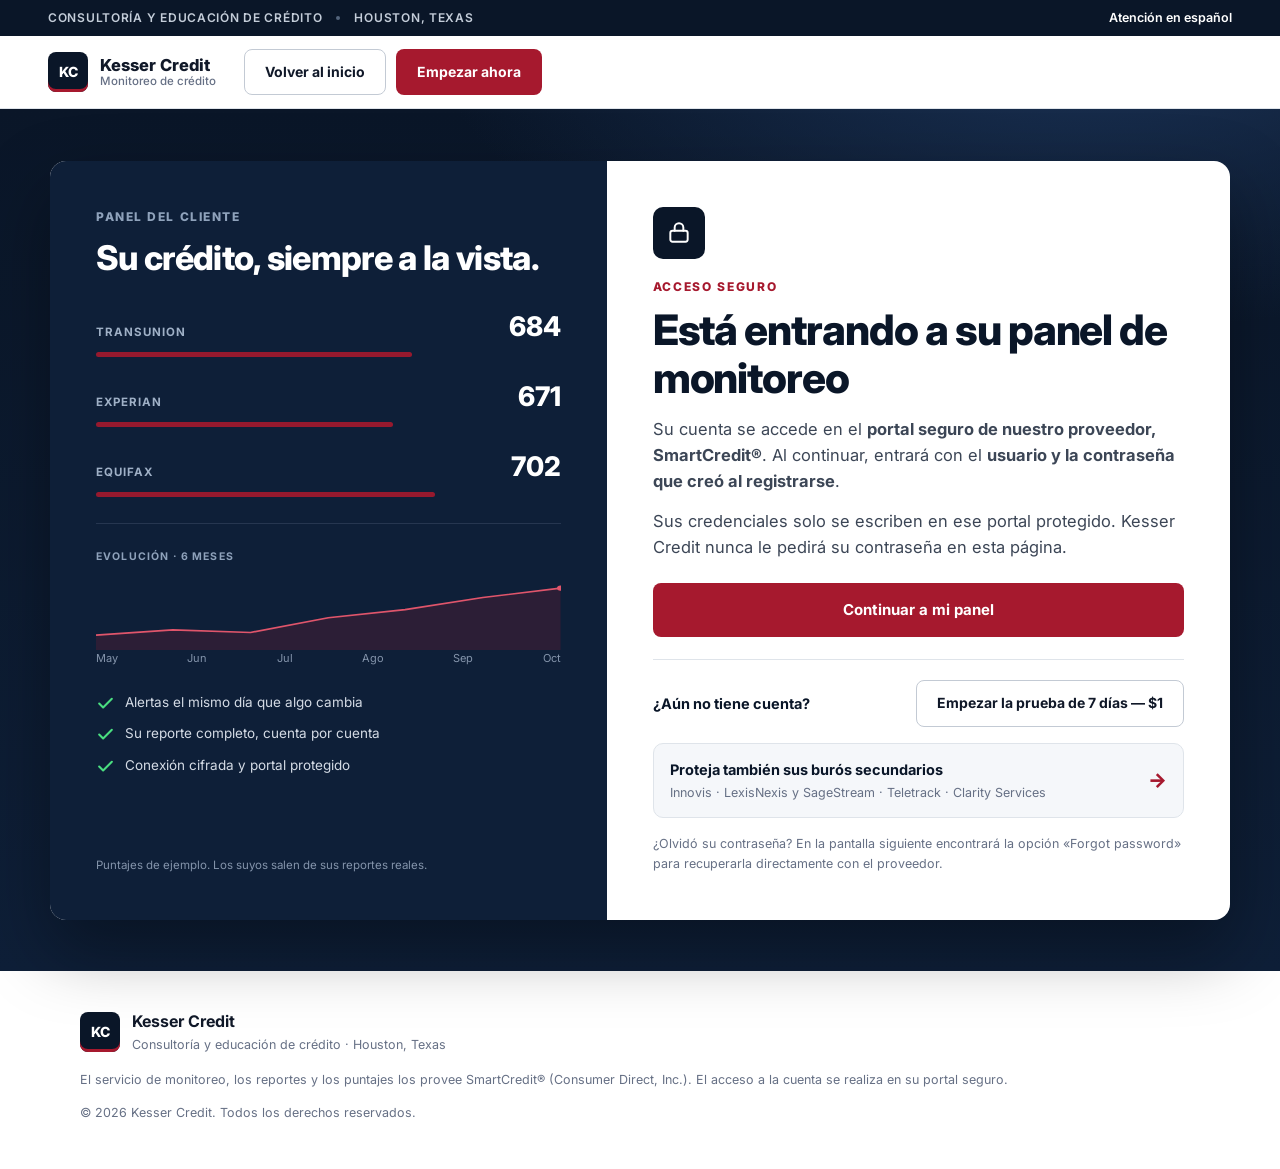
<file: entrar/index.html>
<!doctype html>
<html lang="es">
<head>
<meta charset="utf-8">
<meta name="viewport" content="width=device-width, initial-scale=1">
<title>Entrar a su panel — Kesser Credit</title>
<meta name="description" content="Acceso seguro al panel de monitoreo de crédito de Kesser Credit. Continúe al acceso protegido de su cuenta.">
<link rel="canonical" href="https://kessercredit.com/entrar/">
<meta name="theme-color" content="#0a1628">
<meta name="robots" content="index, follow">
<link rel="icon" href="/favicon.svg" type="image/svg+xml">
<link rel="preconnect" href="https://fonts.googleapis.com">
<link rel="preconnect" href="https://fonts.gstatic.com" crossorigin>
<link href="https://fonts.googleapis.com/css2?family=Inter:wght@400;500;600;700;800&display=swap" rel="stylesheet">
<link rel="stylesheet" href="/styles.css?v=20261023c">
</head>
<body>

<div class="strip">
  <span>Consultoría y educación de crédito</span>
  <span class="strip__sep"></span>
  <span>Houston, Texas</span>
  <span class="strip__right">Atención en español</span>
</div>

<header class="top">
  <a class="brand" href="/" aria-label="Kesser Credit — inicio">
    <span class="brand__mark">KC</span>
    <span class="brand__name">Kesser Credit<small>Monitoreo de crédito</small></span>
  </a>
  <div class="top__cta">
    <a class="btn btn--outline" href="/">Volver al inicio</a>
    <a class="btn btn--primary" href="https://www.smartcredit.com/join/?pid=13490" rel="noopener">Empezar ahora</a>
  </div>
</header>

<main class="bridge">
  <div class="bridge__card">
    <aside class="bridge__side">
      <p class="bridge__side-kicker">Panel del cliente</p>
      <h2>Su crédito, siempre a la vista.</h2>
      <ul class="bridge__mini">
        <li><span>TransUnion</span><strong>684</strong><i style="width:68%"></i></li>
        <li><span>Experian</span><strong>671</strong><i style="width:64%"></i></li>
        <li><span>Equifax</span><strong>702</strong><i style="width:73%"></i></li>
      </ul>
      <div class="bridge__chart">
        <small>EVOLUCIÓN · 6 MESES</small>
        <svg viewBox="0 0 520 110" preserveAspectRatio="none" aria-hidden="true">
          <path d="M0,88 L86,80 L173,84 L260,62 L346,50 L433,32 L520,18 L520,110 L0,110 Z" fill="rgba(166,25,46,.20)"/>
          <path d="M0,88 L86,80 L173,84 L260,62 L346,50 L433,32 L520,18" fill="none" stroke="#e0556b" stroke-width="2.5"/>
          <circle cx="520" cy="18" r="4" fill="#e0556b"/>
        </svg>
        <div class="bridge__months"><span>May</span><span>Jun</span><span>Jul</span><span>Ago</span><span>Sep</span><span>Oct</span></div>
      </div>
      <ul class="checks checks--light bridge__perks">
        <li><svg viewBox="0 0 24 24"><path d="M20 6L9 17l-5-5"/></svg>Alertas el mismo día que algo cambia</li>
        <li><svg viewBox="0 0 24 24"><path d="M20 6L9 17l-5-5"/></svg>Su reporte completo, cuenta por cuenta</li>
        <li><svg viewBox="0 0 24 24"><path d="M20 6L9 17l-5-5"/></svg>Conexión cifrada y portal protegido</li>
      </ul>
      <p class="bridge__side-note">Puntajes de ejemplo. Los suyos salen de sus reportes reales.</p>
    </aside>

    <div class="bridge__main">
      <span class="bridge__icon">
        <svg viewBox="0 0 24 24"><rect x="4" y="10" width="16" height="10" rx="2"/><path d="M8 10V7a4 4 0 018 0v3"/></svg>
      </span>
      <p class="kicker">Acceso seguro</p>
      <h1 class="bridge__title">Está entrando a su panel de monitoreo</h1>
      <p class="bridge__text">Su cuenta se accede en el <strong>portal seguro de nuestro proveedor, SmartCredit®</strong>. Al continuar, entrará con el <strong>usuario y la contraseña que creó al registrarse</strong>.</p>
      <p class="bridge__text">Sus credenciales solo se escriben en ese portal protegido. Kesser Credit nunca le pedirá su contraseña en esta página.</p>
      <a class="btn btn--primary btn--lg bridge__cta" href="https://www.smartcredit.com/" rel="noopener">Continuar a mi panel</a>
      <div class="bridge__alt">
        <p>¿Aún no tiene cuenta?</p>
        <a class="btn btn--outline" href="https://www.smartcredit.com/join/?pid=13490" rel="noopener">Empezar la prueba de 7 días — $1</a>
      </div>
      <a class="bridge__sec" href="/buros-secundarios/">
        <span><strong>Proteja también sus burós secundarios</strong><small>Innovis · LexisNexis y SageStream · Teletrack · Clarity Services</small></span>
        <span class="bridge__sec-arrow">→</span>
      </a>
      <p class="bridge__note">¿Olvidó su contraseña? En la pantalla siguiente encontrará la opción «Forgot password» para recuperarla directamente con el proveedor.</p>
    </div>
  </div>
</main>

<footer class="footer">
  <div class="footer__brand">
    <span class="brand__mark">KC</span>
    <div><strong>Kesser Credit</strong><small>Consultoría y educación de crédito · Houston, Texas</small></div>
  </div>
  <p class="footer__legal">El servicio de monitoreo, los reportes y los puntajes los provee SmartCredit® (Consumer Direct, Inc.). El acceso a la cuenta se realiza en su portal seguro.</p>
  <p class="footer__copy">© 2026 Kesser Credit. Todos los derechos reservados.</p>
</footer>

</body>
</html>
</file>
<file: styles.css>
/* Kesser Credit v3 — institucional / profesional (2026-10-22)
   Azul marino profundo, superficies blancas, acento granate sobrio. Sin serif decorativa, sin pastillas juguetonas. */
:root{
  --navy:#0a1628; --navy2:#0e1f38; --ink:#101828; --ink2:#3c4656; --muted:#667085;
  --line:#dfe4ea; --bg:#ffffff; --tint:#f5f7fa;
  --accent:#a6192e; --accent-d:#8c1426;
  --ok:#0e7a3d; --amber:#b45309;
  --radius:10px;
  --shadow:0 18px 44px rgba(10,22,40,.14);
}
*{box-sizing:border-box;margin:0;padding:0}
html{scroll-behavior:smooth}
body{font-family:"Inter",system-ui,sans-serif;color:var(--ink);background:var(--bg);line-height:1.6;-webkit-font-smoothing:antialiased}
h1{font-size:clamp(34px,4.4vw,52px);font-weight:800;line-height:1.12;letter-spacing:-.025em}
h2{font-size:clamp(27px,3.4vw,38px);font-weight:800;line-height:1.15;letter-spacing:-.02em}
h3{letter-spacing:-.01em}
a{color:inherit}
strong{font-weight:700}

/* ---------- strip + header ---------- */
.strip{display:flex;align-items:center;gap:14px;background:var(--navy);color:#c4cdd9;font-size:12px;font-weight:600;letter-spacing:.06em;text-transform:uppercase;padding:8px clamp(16px,4vw,48px)}
.strip__sep{width:4px;height:4px;border-radius:50%;background:#54657c}
.strip__right{margin-left:auto;text-transform:none;letter-spacing:0;font-size:12.5px;color:#fff}
.top{position:sticky;top:0;z-index:50;display:flex;align-items:center;gap:28px;padding:13px clamp(16px,4vw,48px);background:rgba(255,255,255,.96);backdrop-filter:blur(10px);border-bottom:1px solid var(--line)}
.brand{display:flex;align-items:center;gap:12px;text-decoration:none}
.brand__mark{display:grid;place-items:center;width:40px;height:40px;border-radius:8px;background:var(--navy);color:#fff;font-weight:800;font-size:14px;box-shadow:inset 0 -3px 0 var(--accent)}
.brand__name{display:flex;flex-direction:column;font-weight:800;font-size:16.5px;line-height:1.15}
.brand__name small{font-weight:500;font-size:11.5px;color:var(--muted)}
.nav{display:flex;gap:26px;margin-left:auto}
.nav a{text-decoration:none;font-size:14px;font-weight:600;color:var(--ink2)}
.nav a:hover{color:var(--accent)}
.top__cta{display:flex;gap:10px}
.btn{display:inline-flex;align-items:center;justify-content:center;border-radius:8px;padding:11px 20px;font-weight:700;font-size:14px;text-decoration:none;border:1px solid transparent;transition:background .15s ease,border-color .15s ease;white-space:nowrap}
.btn--primary{background:var(--accent);color:#fff}
.btn--primary:hover{background:var(--accent-d)}
.btn--outline{background:#fff;border-color:#c3cad4;color:var(--ink)}
.btn--outline:hover{border-color:var(--navy)}
.btn--white{background:#fff;border-color:#fff;color:var(--navy)}
.btn--white:hover{background:#e9edf3}
.btn--lg{padding:14px 26px;font-size:15px}

/* ---------- hero ---------- */
.hero{background:linear-gradient(180deg,#eef2f7 0%,#f8fafc 78%,#fff 100%);border-bottom:1px solid var(--line)}
.hero__inner{max-width:1200px;margin:0 auto;padding:clamp(40px,5vw,68px) clamp(16px,4vw,40px) 34px;display:grid;grid-template-columns:1fr 1.05fr;gap:clamp(28px,4vw,52px);align-items:start}
.badge{display:inline-block;font-size:12px;font-weight:700;letter-spacing:.05em;text-transform:uppercase;color:var(--navy);background:#fff;border:1px solid var(--line);border-left:3px solid var(--accent);padding:7px 12px;border-radius:6px}
.hero h1{margin:20px 0 16px;color:var(--navy)}
.hero__sub{font-size:17px;color:var(--ink2);max-width:33rem}
.hero__cta{display:flex;gap:12px;flex-wrap:wrap;margin:26px 0 24px}
.checks{list-style:none;display:flex;flex-direction:column;gap:9px;font-size:14.5px;color:var(--ink2)}
.checks li{display:flex;gap:10px;align-items:flex-start}
.checks svg{flex:none;width:19px;height:19px;margin-top:2px;fill:none;stroke:var(--ok);stroke-width:2.6;stroke-linecap:round;stroke-linejoin:round}
.checks--light{color:#d4dbe5}
.checks--light svg{stroke:#4ade80}

.panel{background:#fff;border:1px solid var(--line);border-radius:14px;box-shadow:var(--shadow);overflow:hidden}
.panel__head{display:flex;align-items:center;justify-content:space-between;padding:16px 20px;border-bottom:1px solid var(--line);background:var(--navy);color:#fff}
.panel__head strong{display:block;font-size:15px}
.panel__head small{color:#9fb0c6;font-size:12px}
.tag{font-size:10.5px;font-weight:700;letter-spacing:.09em;text-transform:uppercase;color:#fff;border:1px solid #43536d;padding:4px 9px;border-radius:5px;background:rgba(255,255,255,.06)}
.panel__scores{display:grid;grid-template-columns:repeat(3,1fr);gap:0;border-bottom:1px solid var(--line)}
.pscore{padding:16px 18px;border-right:1px solid var(--line)}
.pscore:last-child{border-right:0}
.pscore small{display:block;font-size:10.5px;font-weight:700;letter-spacing:.1em;color:var(--muted)}
.pscore strong{font-size:30px;font-weight:800;letter-spacing:-.02em;color:var(--navy)}
.meter{height:5px;border-radius:3px;background:#e7ebf0;margin:7px 0 6px;overflow:hidden}
.meter i{display:block;height:100%;background:var(--navy);border-radius:3px}
.delta{font-size:12px;font-weight:700}
.delta.up{color:var(--ok)}
.panel__chart{padding:14px 20px 6px;border-bottom:1px solid var(--line)}
.panel__chart-head{display:flex;justify-content:space-between;align-items:center;margin-bottom:6px}
.panel__chart-head small{font-size:10.5px;font-weight:700;letter-spacing:.1em;color:var(--muted)}
.panel__chart-head span{font-size:12.5px;font-weight:700}
.panel__chart svg{width:100%;height:86px;display:block}
.panel__months{display:flex;justify-content:space-between;font-size:11px;color:var(--muted);padding-bottom:8px}
.panel__rows{list-style:none}
.panel__rows li{display:flex;gap:12px;align-items:center;padding:12px 20px;border-bottom:1px solid var(--line)}
.panel__rows li:last-child{border-bottom:0}
.panel__rows p{flex:1}
.panel__rows p strong{display:block;font-size:13.5px;line-height:1.35}
.panel__rows p small{color:var(--muted);font-size:12px}
.panel__rows time{font-size:12px;color:var(--muted);font-weight:600}
.chip{flex:none;font-size:10.5px;font-weight:800;letter-spacing:.05em;text-transform:uppercase;padding:4px 8px;border-radius:5px}
.chip--bad{background:#fbeaec;color:var(--accent)}
.chip--warn{background:#fdf2e2;color:var(--amber)}
.chip--ok{background:#e6f4ec;color:var(--ok)}
.panel figcaption{padding:11px 20px;font-size:11.5px;color:var(--muted);background:var(--tint);border-top:1px solid var(--line)}
.datasrc{max-width:1200px;margin:0 auto;padding:6px clamp(16px,4vw,40px) 30px;display:flex;align-items:center;gap:22px;flex-wrap:wrap;color:var(--muted);font-size:13px}
.datasrc strong{font-size:16px;color:var(--navy);letter-spacing:.01em}
.datasrc__note{margin-left:auto;font-size:12.5px}

/* ---------- band ---------- */
.band{background:var(--navy);color:#fff}
.band__inner{max-width:1200px;margin:0 auto;padding:30px clamp(16px,4vw,40px);display:grid;grid-template-columns:repeat(4,1fr);gap:20px}
.band__inner div{display:flex;flex-direction:column;gap:2px;border-left:2px solid var(--accent);padding-left:16px}
.band__inner strong{font-size:26px;font-weight:800;letter-spacing:-.01em}
.band__inner span{font-size:13px;color:#aeb9c9;line-height:1.45}

/* ---------- sections ---------- */
.section{max-width:1200px;margin:0 auto;padding:clamp(50px,6.5vw,80px) clamp(16px,4vw,40px)}
.section--tint,.section--navy{max-width:none;padding-left:max(clamp(16px,4vw,40px),calc((100% - 1200px)/2));padding-right:max(clamp(16px,4vw,40px),calc((100% - 1200px)/2))}
.section--tint{background:var(--tint)}
.section--navy{background:var(--navy);color:#fff}
.kicker{font-size:12px;font-weight:800;letter-spacing:.14em;text-transform:uppercase;color:var(--accent);margin-bottom:10px}
.kicker--light{color:#e58a97}
.section h2{color:var(--navy)}
.section--navy h2{color:#fff}
.lead{color:var(--ink2);font-size:16.5px;max-width:46rem;margin-top:10px}
.steps{display:grid;grid-template-columns:repeat(3,1fr);gap:18px;margin-top:32px}
.steps article{background:#fff;border:1px solid var(--line);border-radius:var(--radius);padding:26px}
.stepnum{display:block;font-size:13px;font-weight:800;color:var(--accent);letter-spacing:.08em;margin-bottom:12px}
.steps h3,.grid h3{font-size:16.5px;margin-bottom:7px;color:var(--navy)}
.steps p,.grid p{color:var(--ink2);font-size:14.5px}
.grid{display:grid;grid-template-columns:repeat(3,1fr);gap:18px;margin-top:32px}
.grid article{background:#fff;border:1px solid var(--line);border-radius:var(--radius);padding:26px}
.grid svg{width:26px;height:26px;fill:none;stroke:var(--navy);stroke-width:1.7;stroke-linecap:round;stroke-linejoin:round;margin-bottom:14px}

/* ---------- demo ---------- */
.demo{display:grid;grid-template-columns:1.5fr .8fr;gap:18px;margin-top:30px}
.demo__main{border:1px solid var(--line);border-radius:var(--radius);background:#fff;overflow:hidden}
.demo__top{display:flex;align-items:flex-start;justify-content:space-between;padding:24px 26px;border-bottom:1px solid var(--line)}
.demo__top small{display:block;font-size:11px;font-weight:700;letter-spacing:.1em;color:var(--muted)}
.demo__top strong{font-size:46px;font-weight:800;letter-spacing:-.02em;color:var(--navy);line-height:1.05;margin-right:12px}
.demo__top .tag{color:var(--accent);border-color:#eec3c9;background:#fdf3f4}
.factors{width:100%;border-collapse:collapse;font-size:14px}
.factors th{text-align:left;font-size:11px;letter-spacing:.09em;text-transform:uppercase;color:var(--muted);padding:12px 26px 8px;border-bottom:1px solid var(--line)}
.factors td{padding:13px 26px;border-bottom:1px solid var(--line);color:var(--ink2);vertical-align:top}
.factors tr:last-child td{border-bottom:0}
.factors td strong{color:var(--ink)}
.gain{color:var(--ok);font-weight:800;white-space:nowrap}
.risk{color:var(--accent);font-weight:800;white-space:nowrap}
.demo__side{background:var(--navy);color:#fff;border-radius:var(--radius);padding:26px;display:flex;flex-direction:column;gap:13px}
.demo__side h3{font-size:19px}
.demo__side p{color:#c3cedd;font-size:14.5px}
.demo__note{font-size:12px !important;color:#8494ab !important}
.demo__side .btn{margin-top:auto}

/* ---------- congelar ---------- */
.freeze{display:grid;grid-template-columns:1fr 1.15fr;gap:18px;margin-top:30px}
.freeze__picker{display:flex;flex-direction:column;gap:12px}
.bureau{display:flex;align-items:center;gap:14px;text-align:left;background:#fff;border:1.5px solid var(--line);border-radius:var(--radius);padding:18px 20px;cursor:pointer;font-family:inherit;transition:border-color .15s ease,box-shadow .15s ease}
.bureau:hover{border-color:#aeb8c6}
.bureau.is-active{border-color:var(--navy);box-shadow:0 8px 22px rgba(10,22,40,.10)}
.bureau__radio{flex:none;width:20px;height:20px;border-radius:50%;border:2px solid #b7c0cd;position:relative}
.bureau.is-active .bureau__radio{border-color:var(--accent)}
.bureau.is-active .bureau__radio::after{content:"";position:absolute;inset:3px;border-radius:50%;background:var(--accent)}
.bureau__info{flex:1;display:flex;flex-direction:column}
.bureau__info strong{font-size:16.5px;color:var(--navy)}
.bureau__info small{color:var(--muted);font-size:12.5px}
.bureau__free{font-size:11px;font-weight:800;letter-spacing:.07em;text-transform:uppercase;color:var(--ok);background:#e6f4ec;padding:4px 9px;border-radius:5px}
.freeze__hint{font-size:13px;color:var(--muted);margin-top:2px}
.freeze__detail{background:var(--navy);color:#fff;border-radius:var(--radius);padding:28px}
.freeze__label{font-size:11px;font-weight:800;letter-spacing:.12em;text-transform:uppercase;color:#8fa2bb}
.freeze__detail h3{font-size:26px;margin:6px 0 14px}
.freeze__steps{margin:0 0 20px 18px;display:flex;flex-direction:column;gap:9px;color:#d4dbe5;font-size:14.5px}
.freeze__steps strong{color:#fff}
.freeze__alt{margin-top:14px;font-size:14px;color:#c3cedd}
.freeze__alt strong{color:#fff}
.freeze__url{margin-top:5px;font-size:12.5px;color:#8494ab}
.freeze__facts{display:grid;grid-template-columns:repeat(3,1fr);gap:18px;margin-top:18px}
.freeze__facts article{border:1px solid var(--line);border-radius:var(--radius);padding:22px;background:#fff}
.freeze__facts h3{font-size:15.5px;color:var(--navy);margin-bottom:6px}
.freeze__facts p{font-size:14px;color:var(--ink2)}
.freeze__legal{margin-top:16px;font-size:12.5px;color:var(--muted);max-width:62rem}
.freeze__note{background:#fdf2f4;border:1px solid #f0d3d8;border-radius:8px;padding:11px 14px;font-size:13.5px;color:#7a2434;margin-bottom:16px}

/* ---------- precio ---------- */
.price{display:grid;grid-template-columns:.8fr 1.2fr;gap:20px;margin-top:32px}
.price__main{background:#fff;color:var(--ink);border-radius:var(--radius);padding:30px}
.price__main small{font-size:11.5px;font-weight:800;letter-spacing:.12em;color:var(--accent)}
.price__main strong{display:block;font-size:54px;font-weight:800;letter-spacing:-.02em;color:var(--navy);line-height:1.1;margin:4px 0 8px}
.price__main p{color:var(--ink2);font-size:15px;margin-bottom:20px}
.price__detail{border:1px solid #263650;border-radius:var(--radius);padding:30px;background:var(--navy2)}
.price__detail h3{font-size:19px;margin-bottom:16px}

/* ---------- about ---------- */
.about{display:grid;grid-template-columns:300px 1fr;gap:clamp(24px,4vw,52px);align-items:start}
.about__card{border:1px solid var(--line);border-radius:var(--radius);padding:28px;background:var(--tint);display:flex;flex-direction:column;gap:5px}
.about__mono{display:grid;place-items:center;width:58px;height:58px;border-radius:10px;background:var(--navy);color:#fff;font-weight:800;font-size:19px;margin-bottom:10px;box-shadow:inset 0 -3px 0 var(--accent)}
.about__card strong{font-size:17px;color:var(--navy)}
.about__card small{color:var(--muted);font-size:13px;line-height:1.5}
.about__text p{color:var(--ink2);font-size:16px;margin:12px 0}

/* ---------- faq / final / footer ---------- */
.faq{display:grid;gap:10px;max-width:880px;margin-top:30px}
.faq details{background:#fff;border:1px solid var(--line);border-radius:8px;padding:17px 22px}
.faq summary{font-weight:700;font-size:15.5px;cursor:pointer;list-style:none;color:var(--navy)}
.faq summary::-webkit-details-marker{display:none}
.faq summary::after{content:"+";float:right;color:var(--accent);font-weight:800}
.faq details[open ] summary::after{content:"–"}
.faq p{color:var(--ink2);font-size:14.5px;margin-top:9px}
.final{background:var(--navy);color:#fff;text-align:center;padding:clamp(52px,7vw,84px) 20px}
.final h2{color:#fff}
.final p{color:#aeb9c9;margin:12px 0 24px;font-size:16px}
.footer{max-width:1200px;margin:0 auto;padding:38px clamp(16px,4vw,40px) 46px}
.footer__brand{display:flex;align-items:center;gap:12px;margin-bottom:15px}
.footer__brand small{display:block;color:var(--muted);font-size:12.5px}
.footer__legal{font-size:12.5px;color:var(--muted);max-width:64rem}
.footer__copy{font-size:12.5px;color:var(--muted);margin-top:13px}

/* ---------- página puente /entrar/ ---------- */
.bridge{display:grid;place-items:center;min-height:calc(100vh - 210px);padding:clamp(28px,4vw,52px) clamp(14px,3vw,40px);background:radial-gradient(1200px 560px at 85% -10%,#1b3357 0%,transparent 55%),linear-gradient(180deg,#0a1628,#0e1f38)}
.bridge__card{max-width:1180px;width:100%;min-height:600px;background:#fff;border-radius:16px;box-shadow:0 30px 70px rgba(0,0,0,.35);display:grid;grid-template-columns:1fr 1.12fr;overflow:hidden;text-align:left}
.bridge__side{background:var(--navy2);color:#fff;padding:clamp(30px,3.6vw,46px);display:flex;flex-direction:column}
.bridge__side-kicker{font-size:12px;font-weight:800;letter-spacing:.13em;text-transform:uppercase;color:#8fa2bb}
.bridge__side h2{color:#fff;font-size:clamp(26px,3vw,34px);margin:12px 0 28px}
.bridge__mini{list-style:none;display:flex;flex-direction:column;gap:18px;margin-bottom:26px}
.bridge__mini li{display:grid;grid-template-columns:1fr auto;gap:4px 12px;align-items:baseline}
.bridge__mini span{font-size:11.5px;font-weight:700;letter-spacing:.09em;text-transform:uppercase;color:#9fb0c6}
.bridge__mini strong{font-size:27px;font-weight:800}
.bridge__chart{border-top:1px solid #263650;padding-top:18px;margin-bottom:24px}
.bridge__chart small{font-size:10.5px;font-weight:700;letter-spacing:.11em;color:#8fa2bb}
.bridge__chart svg{width:100%;height:74px;display:block;margin-top:8px}
.bridge__months{display:flex;justify-content:space-between;font-size:11px;color:#8494ab}
.bridge__mini i{grid-column:1/-1;display:block;height:5px;border-radius:3px;background:var(--accent);opacity:.9}
.bridge__perks{gap:10px;font-size:13.5px}
.bridge__side-note{margin-top:auto;padding-top:22px;font-size:11.5px;color:#8494ab}
.bridge__main{padding:clamp(30px,3.6vw,46px);display:flex;flex-direction:column}
.bridge__main .bridge__note{margin-top:auto;padding-top:16px}
.bridge__icon{display:grid;place-items:center;width:52px;height:52px;border-radius:10px;background:var(--navy);margin-bottom:18px}
.bridge__icon svg{width:26px;height:26px;fill:none;stroke:#fff;stroke-width:1.8;stroke-linecap:round;stroke-linejoin:round}
.bridge__title{font-size:clamp(30px,3.8vw,42px);margin-bottom:14px;color:var(--navy);line-height:1.14}
.bridge__text{color:var(--ink2);font-size:16.5px;margin-bottom:13px}
.bridge__cta{width:100%;margin-top:10px}
.bridge__alt{margin-top:22px;padding-top:20px;border-top:1px solid var(--line);display:flex;align-items:center;justify-content:space-between;gap:14px;flex-wrap:wrap}
.bridge__alt p{font-weight:700;color:var(--navy);font-size:14.5px}
.bridge__note{margin-top:18px;font-size:12.5px;color:var(--muted)}

/* ---------- responsive ---------- */
@media (max-width:1020px){
  .nav{display:none}
  .hero__inner{grid-template-columns:1fr}
  .band__inner{grid-template-columns:1fr 1fr}
  .steps,.grid{grid-template-columns:1fr 1fr}
  .demo,.price,.about{grid-template-columns:1fr}
  .freeze{grid-template-columns:1fr}
  .freeze__facts{grid-template-columns:1fr}
}
@media (max-width:760px){
  .bridge__card{grid-template-columns:1fr}
  .bridge__side-note{margin-top:18px}
}
@media (max-width:640px){
  .top__cta .btn--outline{display:none}
  .steps,.grid{grid-template-columns:1fr}
  .hero__cta .btn{width:100%}
  .panel__scores{grid-template-columns:1fr}
  .pscore{border-right:0;border-bottom:1px solid var(--line)}
  .pscore:last-child{border-bottom:0}
  .factors th:nth-child(2),.factors td:nth-child(2){display:none}
  .strip__right{display:none}
  .strip .strip__sep,.strip span:nth-child(3){display:none}
}
.freeze__more{margin-top:14px;font-size:14px;color:var(--ink2)}
.freeze__more a{color:var(--accent);font-weight:700}
.page-title{font-size:clamp(28px,4vw,40px);font-weight:800;letter-spacing:-.025em;line-height:1.13;color:var(--navy);margin-bottom:14px;max-width:44rem}
.page-sec{padding-top:clamp(34px,5vw,56px)}
.bridge__sec{display:flex;align-items:center;justify-content:space-between;gap:14px;margin-top:16px;padding:14px 16px;border:1px solid var(--line);border-radius:10px;text-decoration:none;background:var(--tint)}
.bridge__sec strong{display:block;color:var(--navy);font-size:14.5px}
.bridge__sec small{display:block;color:var(--muted);font-size:12.5px;margin-top:2px}
.bridge__sec-arrow{font-size:20px;font-weight:800;color:var(--accent)}
.bridge__sec:hover{border-color:var(--accent)}
</file>
